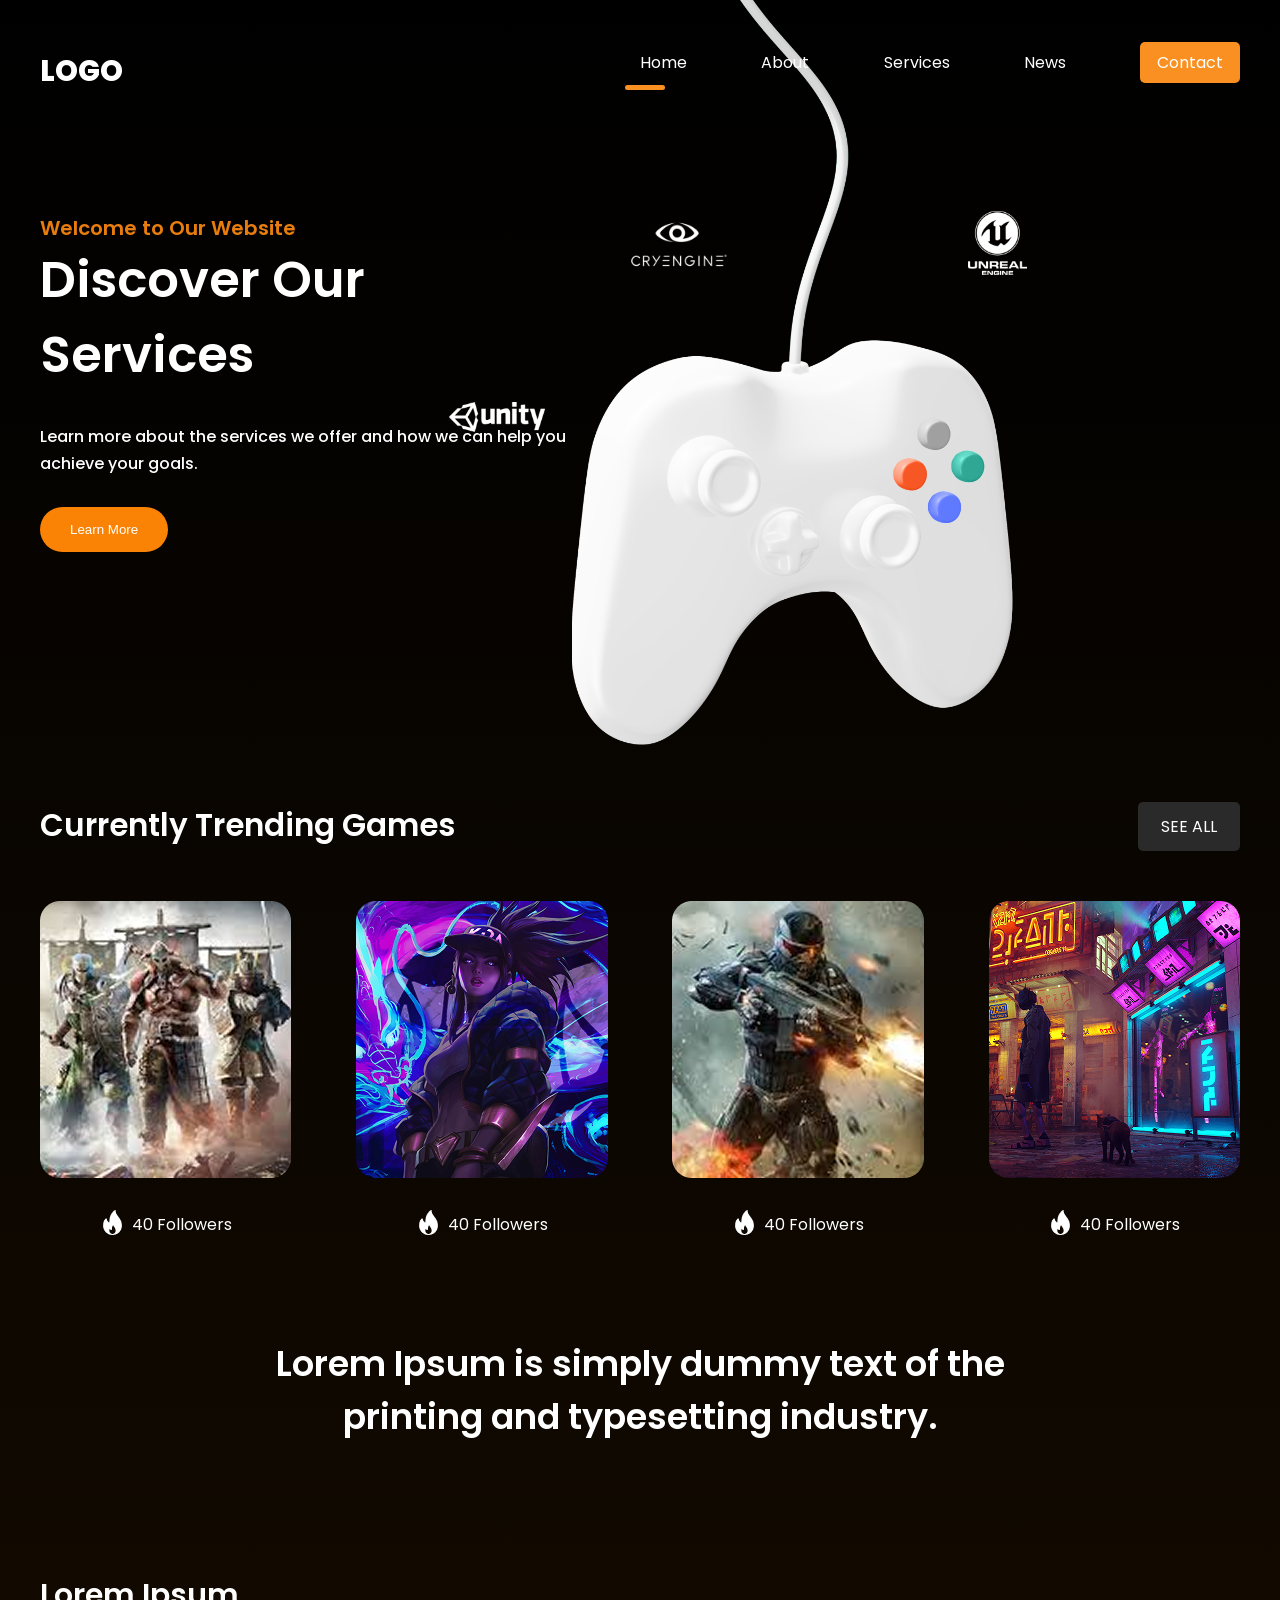
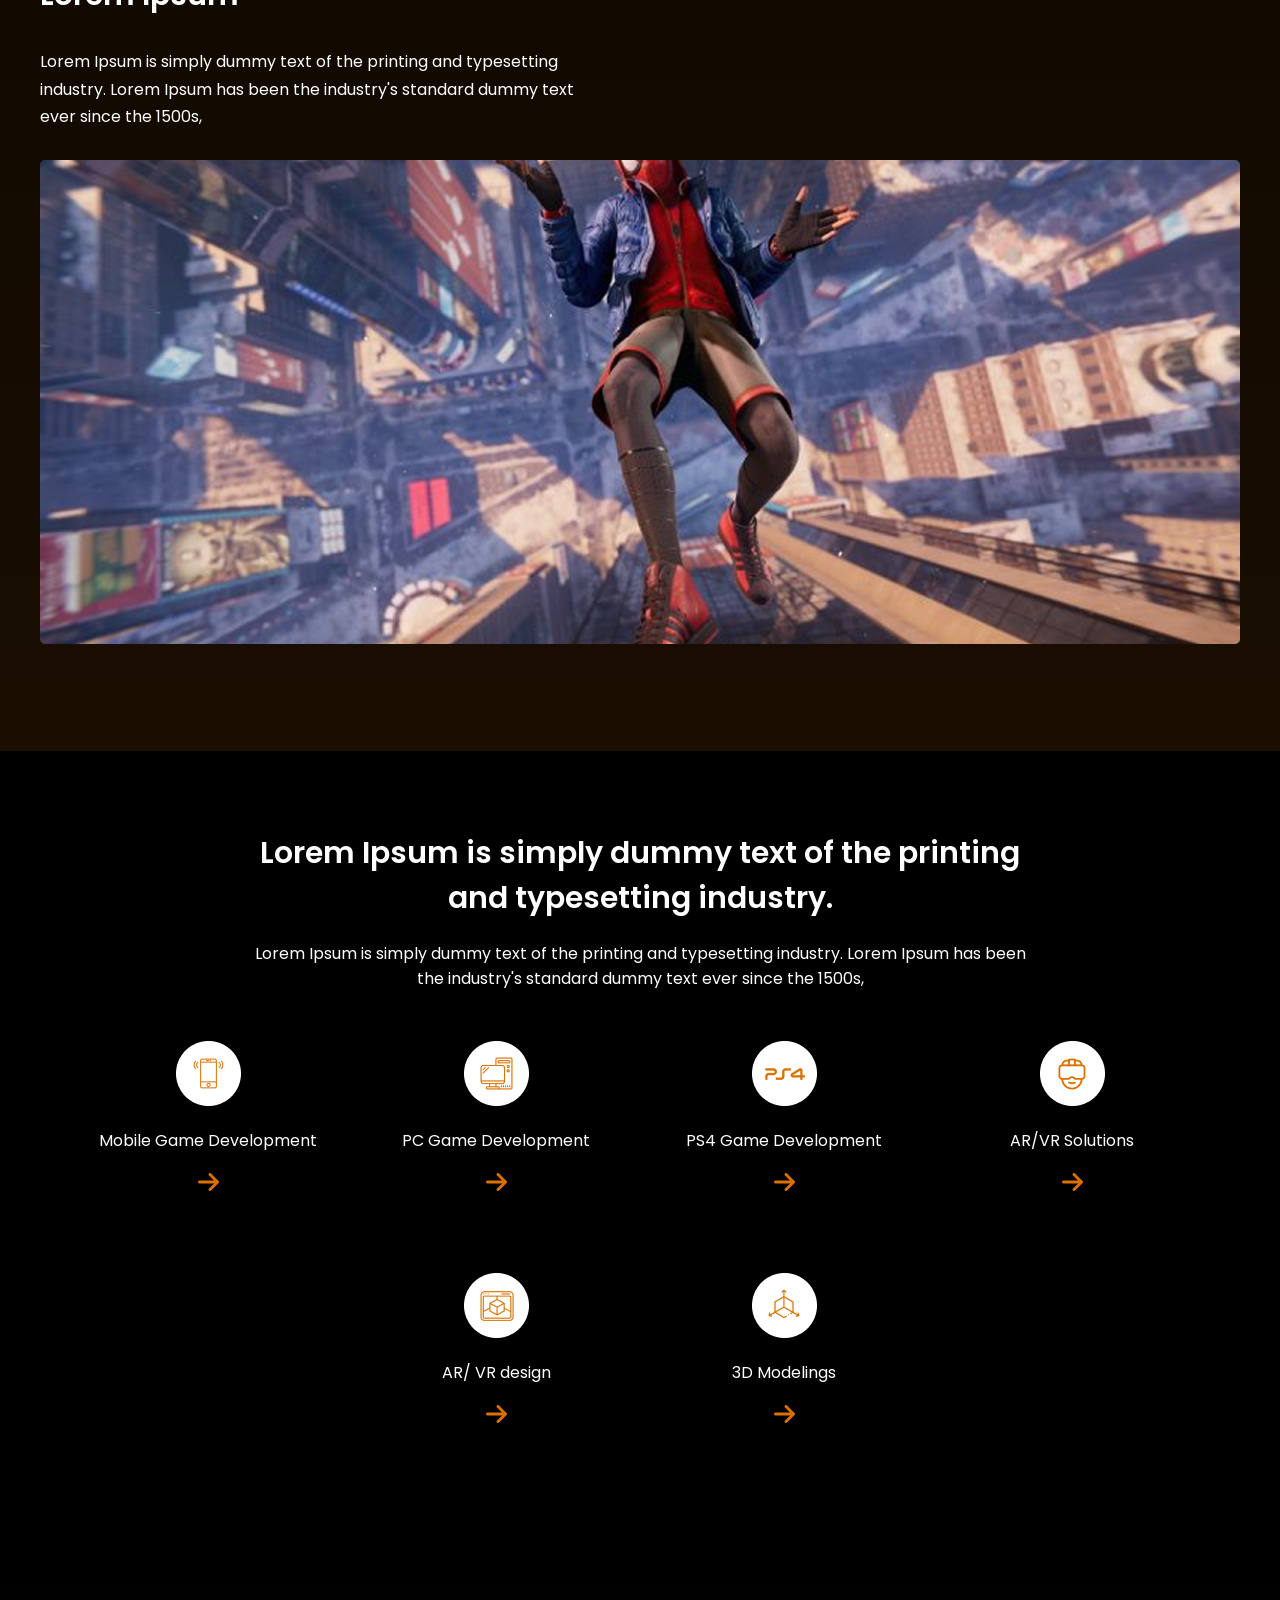
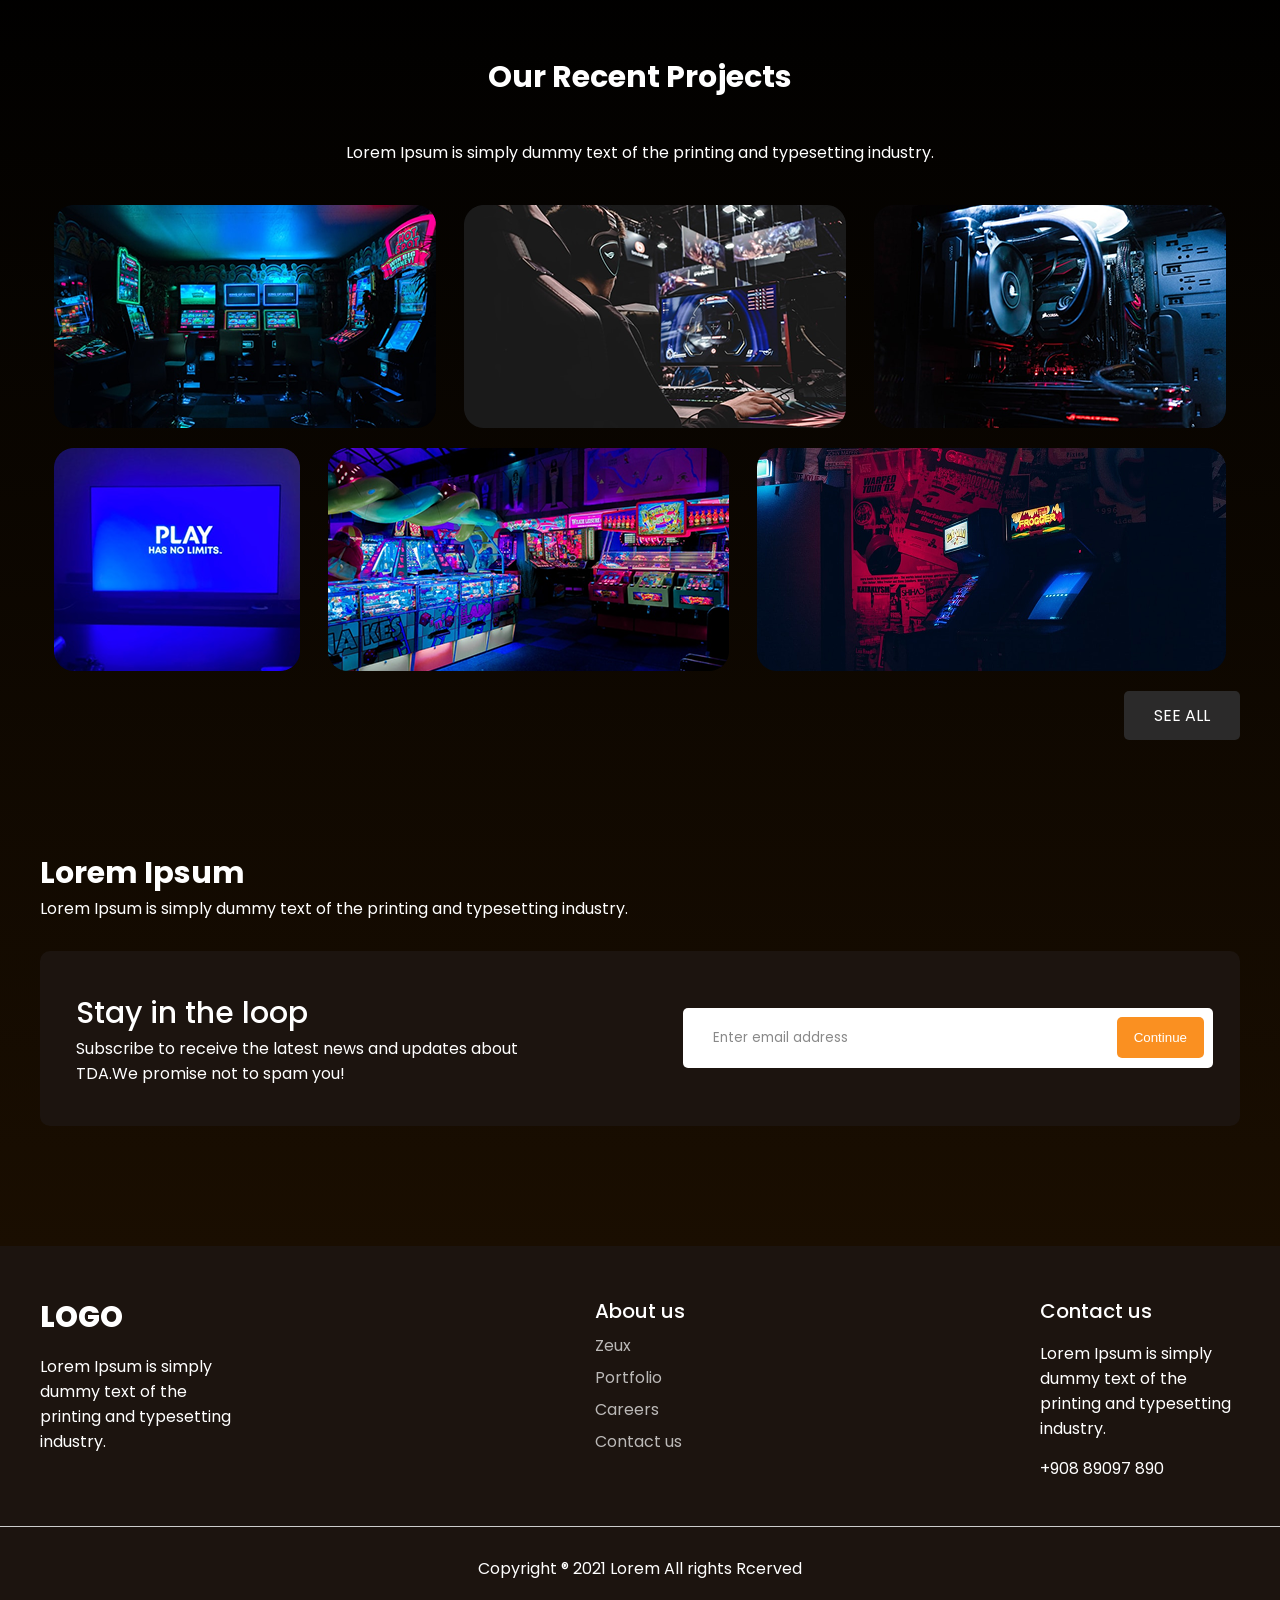
<file: index.html>
<!DOCTYPE html>
<html lang="en">

<head>
    <meta charset="UTF-8">
    <meta name="viewport" content="width=device-width, initial-scale=1.0">
    <title>Test</title>

    <link rel="stylesheet" href="css/style.css">

</head>
<body>
    <div class="wrapper">

        <header class="container"> <!-- голова -->
            <span class="logo">LOGO</span>
            <nav>   
                <ul>    
                    <li class="active"><a href="index.html">Home</a></li>
                    <li><a href="about.html">About</a></li>
                    <li><a href="services.html">Services</a></li>
                    <li><a href="news.html">News</a></li>
                    <li  class="btn"><a href="contacts.html">Contact</a></li>
                </ul>
            </nav>
        </header>

        <div class="hero container">
            <div class="hero--info">
                <h2>Welcome to Our Website</h2>
                <h1>Discover Our Services</h1>
                <p>Learn more about the services we offer and how we can help you achieve your goals.</p>
                <button class="btn">Learn More</button>
            </div>
            <img src="img/joystick.svg" alt="">
        </div>

        <div class="container trending">
            <a href="#" class="see-all"> SEE ALL</a>
            <h3>Currently Trending Games</h3>

            <div class="games">
                <div class="block">
                    <img src="img/game1.png" alt="">
                    <span><img src="img/fire 1.png" alt="">40 Followers</span>
                </div>
                <div class="block">
                    <img src="img/game2.png" alt="">
                    <span><img src="img/fire 1.png" alt="">40 Followers</span>
                </div>
                <div class="block">
                    <img src="img/game3.png" alt="">
                    <span><img src="img/fire 1.png" alt="">40 Followers</span>
                </div>
                <div class="block">
                    <img src="img/game4.png" alt="">
                    <span><img src="img/fire 1.png" alt="">40 Followers</span>
                </div>
            </div>
        </div>

        <div class="container big-text">
            <p>Lorem Ipsum is simply dummy text of the printing and typesetting industry.</p>
        </div>

        <div class="container banner">
            <h3>Lorem Ipsum</h3>
            <p>Lorem Ipsum is simply dummy text of the printing and typesetting industry. Lorem Ipsum has been the industry's standard dummy text ever since the 1500s,</p>
            <img src="img/banner.png" alt="">
        </div>
    </div>
    <div class="featurse">
        <div class="container">
            <h3>Lorem Ipsum is simply dummy text of the printing and typesetting industry.</h3>
            <p>Lorem Ipsum is simply dummy text of the printing and typesetting industry. Lorem Ipsum has been the industry's standard dummy text ever since the 1500s,</p>
            <div class="info">
                <div class="block">
                    <img src="img/Group 48.png" alt="">
                    <p>Mobile Game Development</p>
                    <img src="img/Group.png" alt="">
                </div>
                <div class="block">
                    <img src="img/Group 49.png" alt="">
                    <p>PC Game Development</p>
                    <img src="img/Group.png" alt="">
                </div>
                <div class="block">
                    <img src="img/Group 50.png" alt="">
                    <p>PS4 Game Development</p>
                    <img src="img/Group.png" alt="">
                </div>
                <div class="block">
                    <img src="img/Group 51.png" alt="">
                    <p>AR/VR Solutions</p>
                    <img src="img/Group.png" alt="">
                </div>
                <div class="block">
                    <img src="img/Group 52.png" alt="">
                    <p>AR/ VR design</p>
                    <img src="img/Group.png" alt="">
                </div>
                <div class="block">
                    <img src="img/Group 53.png" alt="">
                    <p>3D Modelings</p>
                    <img src="img/Group.png" alt="">
                </div>
            </div>
        </div>
    </div>

    <div class="wrapper">
         <div class="container projects">
                <h3>Our Recent Projects</h3>
                <p>Lorem Ipsum is simply dummy text of the printing and typesetting industry. </p>
                <div class="images">
                    <img src="img/img1.png" alt="">
                    <img src="img/img2.png" alt="">
                    <img src="img/img3.png" alt="">
                </div>
                <div class="images">
                    <img src="img/img4.png" alt="">
                    <img src="img/img5.png" alt="">
                    <img src="img/img6.png" alt="">
                </div>
                <a href="" class="see-all">SEE ALL</a>
        </div>

            <div class="container email">
                <h3>Lorem Ipsum</h3>
                <p>Lorem Ipsum is simply dummy text of the printing and typesetting industry. </p>
             <div class="block">
                 <div>
                     <h4>Stay in the loop</h4>
                     <p>Subscribe to receive the latest news and updates about TDA.We promise not to spam you! </p>
                    </div>
                <div>
                    <input type="email" id="emailField" placeholder="Enter email address">
                    <button onclick="checkEmail()">Continue</button>
                </div>
            </div>
        </div>
    </div>
    <footer>    
        <div class="block container">
            <div>
                <span class="footer-logo">LOGO</span>
                <p>Lorem Ipsum is simply dummy text of the printing and typesetting industry. </p>
            </div>
            <div>
                <h4>About us</h4>
                <ul>
                    <li>Zeux</li>
                    <li>Portfolio</li>
                    <li>Careers</li>
                    <li>Contact us</li>
                </ul>
            </div>
            <div>
                <h4>Contact us</h4>
                <p>Lorem Ipsum is simply dummy text of the printing and typesetting industry. </p>
                <p>+908 89097 890</p>
            </div>
        </div>
        <hr>
        <p>Copyright ® 2021 Lorem All rights Rcerved</p>
    </footer>

    <script>
        function checkEmail() {
            let email = document.querySelector('#emailField').value; // отримуємо значення з поля ввода с id emailField
            if(!email.includes('@')) { // перевіряємо, чи містить введена електронна адреса символ '@'
                alert('нет символа @'); // якщо так, виводимо повідомлення про успішну підписку
            } 
            else if(!email.includes('.')) { // перевіряємо, чи містить введена електронна адреса символ '.'
                alert('нет символа .'); // якщо так, виводимо повідомлення про успішну підписку
            } 
            else {
                alert('Вы успешно подписались!'); // якщо ні, виводимо повідомлення про помилку введення електронної адреси 

            }
        }
    </script>
</body>

</html>
</file>
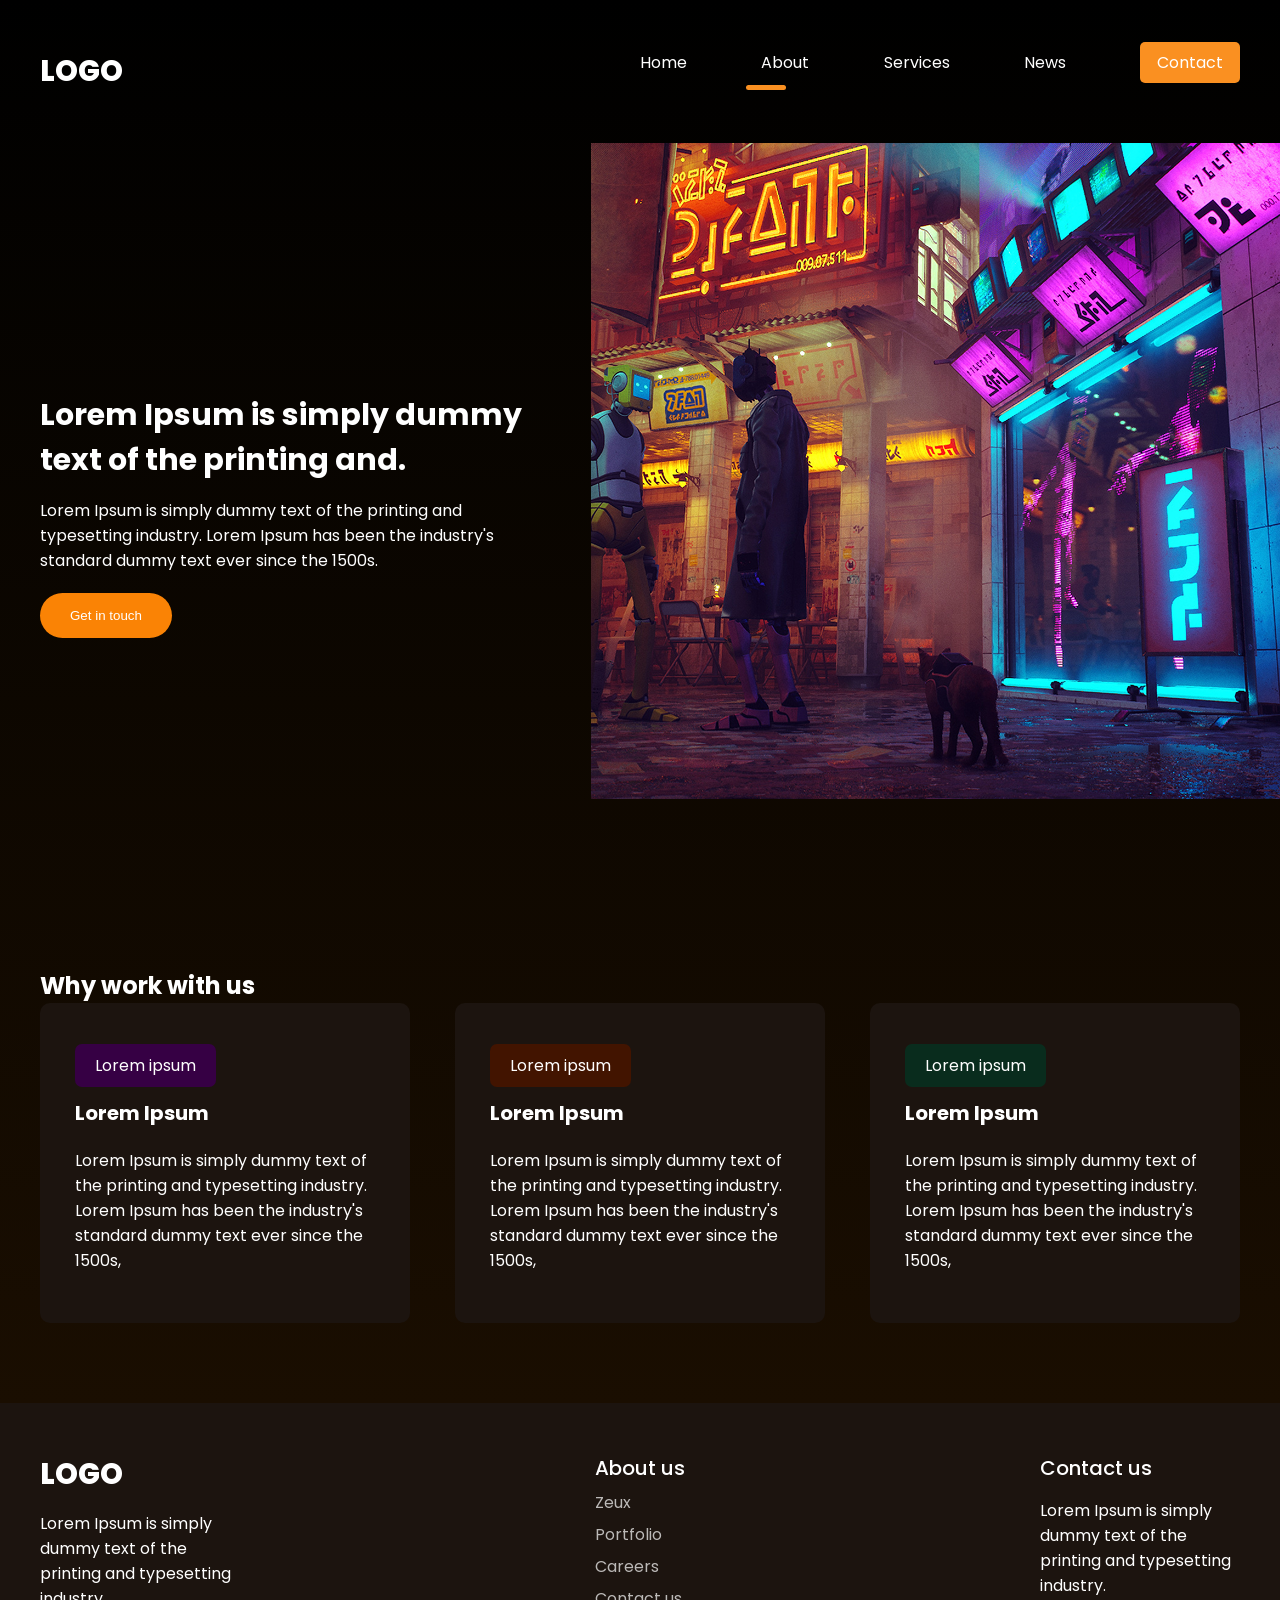
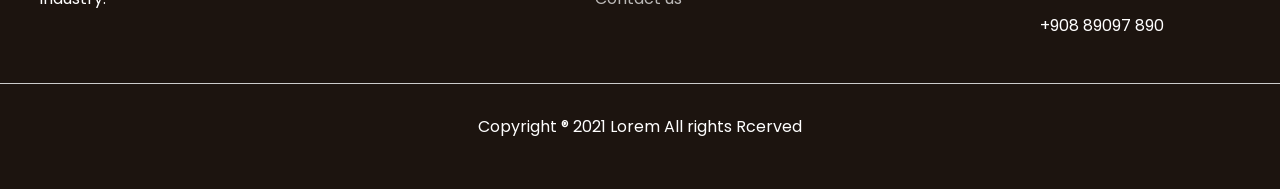
<file: about.html>
<!DOCTYPE html>
<html lang="en">

<head>
    <meta charset="UTF-8">
    <meta name="viewport" content="width=device-width, initial-scale=1.0">
    <title>Test</title>

    <link rel="stylesheet" href="css/style.css">

</head>
<body>
    <div class="wrapper">

        <header class="container"> <!-- голова -->
            <span class="logo">LOGO</span>
            <nav>   
                <ul>    
                    <li><a href="index.html">Home</a></li>
                    <li class="active"><a href="about.html">About</a></li>
                    <li><a href="services.html">Services</a></li>
                    <li><a href="news.html">News</a></li>
                    <li  class="btn"><a href="contacts.html">Contact</a></li>
                </ul>
            </nav>
        </header>

        <div class="hero-about container">
            <div class="info">
                <h1>Lorem Ipsum is simply dummy text of the printing and.</h1>
                <p>Lorem Ipsum is simply dummy text of the printing and typesetting industry. Lorem Ipsum has been the industry's standard dummy text ever since the 1500s.</p>
                <button class="btn">Get in touch</button>
            </div>
            <img src="img/Rectangle 6.png" alt="">
        </div>

        <div class="container work">
            <h2>Why work with us</h2>
            <div class="blocks">
                <div class="block">
                    <span class="badge purple">Lorem ipsum</span>
                    <h3>Lorem Ipsum</h3>
                    <p>Lorem Ipsum is simply dummy text of the printing and typesetting industry. Lorem Ipsum has been the industry's standard dummy text ever since the 1500s,</p>
                </div>
                <div class="block">
                    <span class="badge brown">Lorem ipsum</span>
                    <h3>Lorem Ipsum</h3>
                    <p>Lorem Ipsum is simply dummy text of the printing and typesetting industry. Lorem Ipsum has been the industry's standard dummy text ever since the 1500s,</p>
                </div>
                <div class="block">
                    <span class="badge green">Lorem ipsum</span>
                    <h3>Lorem Ipsum</h3>
                    <p>Lorem Ipsum is simply dummy text of the printing and typesetting industry. Lorem Ipsum has been the industry's standard dummy text ever since the 1500s,</p>
                </div>
            </div>
        </div>
    </div>  

    <footer>    
        <div class="block container">
            <div>
                <span class="footer-logo">LOGO</span>
                <p>Lorem Ipsum is simply dummy text of the printing and typesetting industry. </p>
            </div>
            <div>
                <h4>About us</h4>
                <ul>
                    <li>Zeux</li>
                    <li>Portfolio</li>
                    <li>Careers</li>
                    <li>Contact us</li>
                </ul>
            </div>
            <div>
                <h4>Contact us</h4>
                <p>Lorem Ipsum is simply dummy text of the printing and typesetting industry. </p>
                <p>+908 89097 890</p>
            </div>
        </div>
        <hr>
        <p>Copyright ® 2021 Lorem All rights Rcerved</p>
    </footer>

    <script>
        function checkEmail() {
            let email = document.querySelector('#emailField').value; // отримуємо значення з поля ввода с id emailField
            if(!email.includes('@')) { // перевіряємо, чи містить введена електронна адреса символ '@'
                alert('нет символа @'); // якщо так, виводимо повідомлення про успішну підписку
            } 
            else if(!email.includes('.')) { // перевіряємо, чи містить введена електронна адреса символ '.'
                alert('нет символа .'); // якщо так, виводимо повідомлення про успішну підписку
            } 
            else {
                alert('Вы успешно подписались!'); // якщо ні, виводимо повідомлення про помилку введення електронної адреси 

            }
        }
    </script>
</body>

</html>
</file>
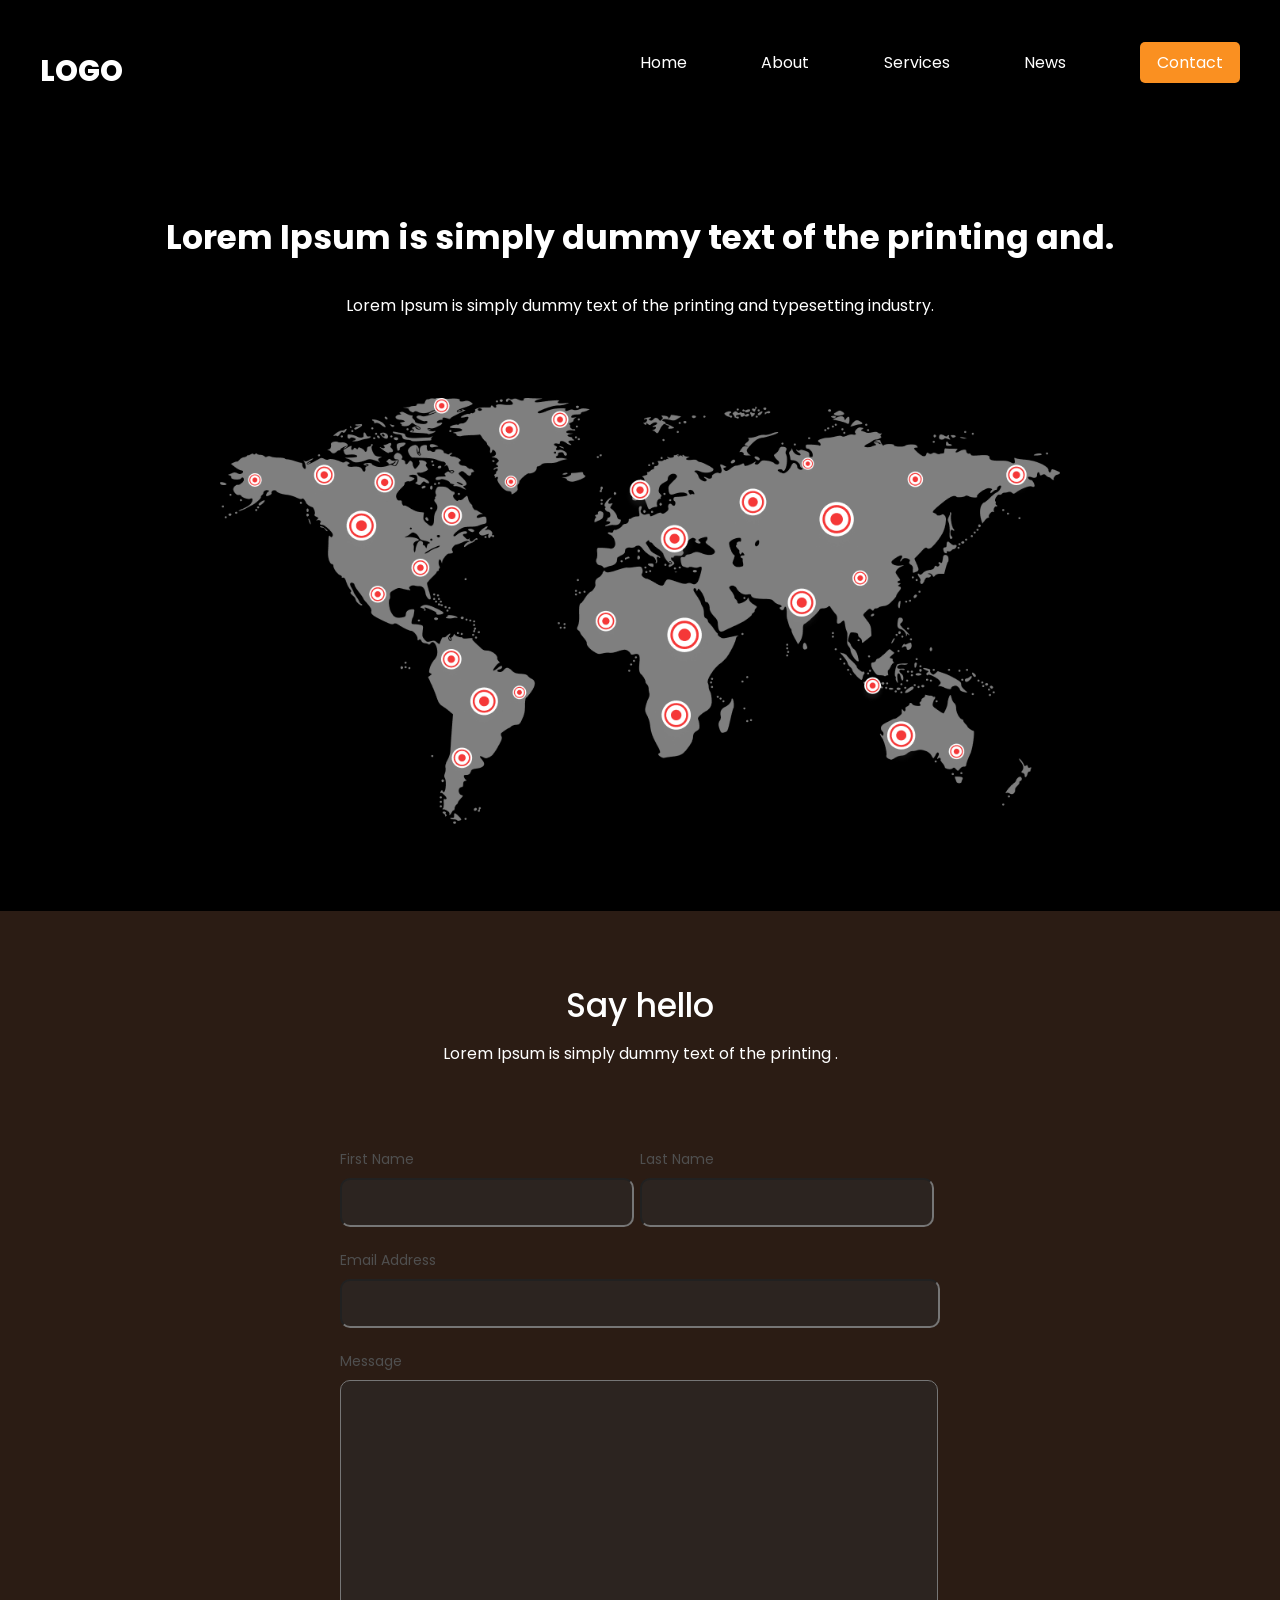
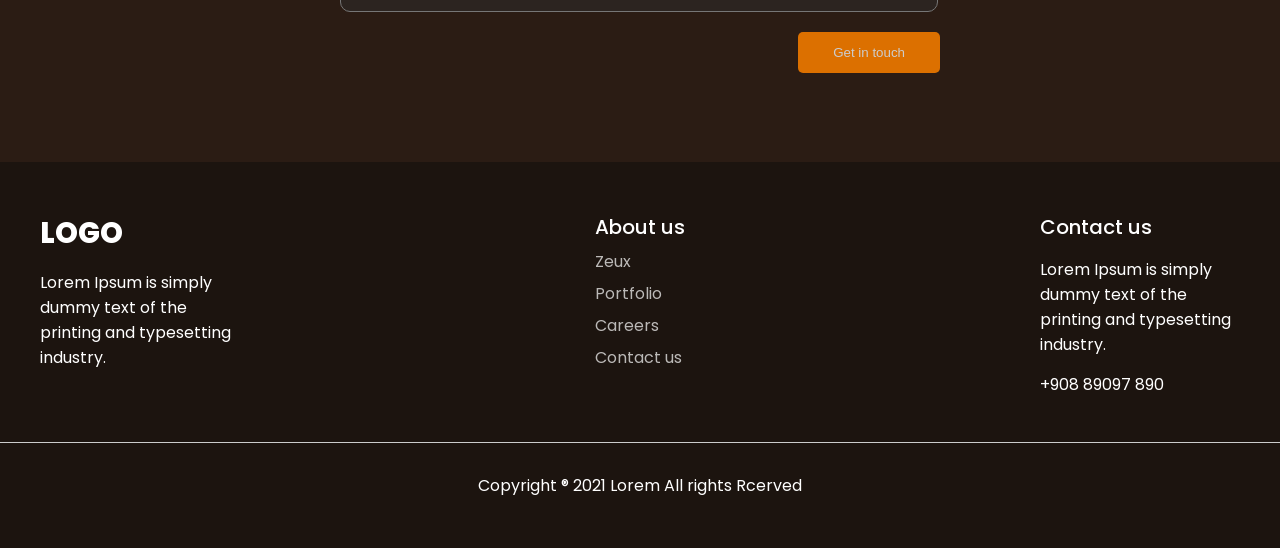
<file: contacts.html>
<!DOCTYPE html>
<html lang="en">

<head>
    <meta charset="UTF-8">
    <meta name="viewport" content="width=device-width, initial-scale=1.0">
    <title>Test</title>

    <link rel="stylesheet" href="css/style.css">

</head>
<body>
    <header class="container"> <!-- голова -->
            <span class="logo">LOGO</span>
            <nav>   
                <ul>    
                    <li><a href="index.html">Home</a></li>
                    <li><a href="about.html">About</a></li>
                    <li><a href="services.html">Services</a></li>
                    <li><a href="news.html">News</a></li>
                    <li  class="btn"><a href="contacts.html">Contact</a></li>
                </ul>
            </nav>
     </header>

     <div class="container hero-contacts">
        <h1>Lorem Ipsum is simply dummy text of the printing and.</h1>
        <p>Lorem Ipsum is simply dummy text of the printing and typesetting industry. </p>

        <img src="img/Map.png" alt="">
     </div>

     <div class="feedback">
        <div class="container">
            <h2>Say hello</h2>
            <p>Lorem Ipsum is simply dummy text of the printing .</p>

            <form>
                <div class="inline">
                    <div>
                        <label>First Name</label>
                        <input type="text">
                    </div>
                    <div>
                        <label>Last Name</label>
                        <input type="text">
                    </div>
                 </div>
                    <label>Email Address</label>
                    <input  type="email" class="one-line">

                    <label>Message</label>
                    <textarea class="one-line"></textarea>

                    <button type="button">Get in touch</button>

            </form>
        </div>
     </div>

    <footer>    
        <div class="block container">
            <div>
                <span class="footer-logo">LOGO</span>
                <p>Lorem Ipsum is simply dummy text of the printing and typesetting industry. </p>
            </div>
            <div>
                <h4>About us</h4>
                <ul>
                    <li>Zeux</li>
                    <li>Portfolio</li>
                    <li>Careers</li>
                    <li>Contact us</li>
                </ul>
            </div>
            <div>
                <h4>Contact us</h4>
                <p>Lorem Ipsum is simply dummy text of the printing and typesetting industry. </p>
                <p>+908 89097 890</p>
            </div>
        </div>
        <hr>
        <p>Copyright ® 2021 Lorem All rights Rcerved</p>
    </footer>

</body>

</html>
</file>
<file: css/style.css>
@import url('https://fonts.googleapis.com/css2?family=Poppins:wght@400;500;700;800&display=swap');

*{ /* вказали для загального відступи будууть 0*/
    margin: 0;
    padding: 0;
}
body{ /* вказали для body шрифт який ми підключили з гугл фонтс*/
    font-family: 'Poppins', sans-serif;
    font-weight: 400; /* вказали для body товщину шрифту 400*/
    color: #ffffff; /* вказали для body колір тексту білий*/
    background: black;
}

a {
    text-decoration: none; /* прибрали підкреслення для посилань*/
}

img{
    max-width: 100%; /* зображення не буде виходити за межі контейнера*/
}

.wrapper{   /* вказали для wrapper  фоновий градієнт*/
    background: linear-gradient(180deg,rgba(0, 0, 0, 1) 0%, rgb(26, 14, 1, 1) 100%);
    width: 100%;
    overflow-x: hidden; /* приховали горизонтальную полосу прокрутки для wrapper*/
}

.container{ /* вказали для container ширину 1400px та центроване розташування*/
    width: 1200px;
    margin: 0 auto;
}

header{ /* вказали для header відступи з усіх сторін 20px та центроване розташування тексту*/
    padding: 50px 0;
}

header .logo, 
footer .block .footer-logo{ 
   text-transform: uppercase; /* вказали для logo всі літери будуть великими*/
   font-size: 29px; /* вказали для logo розмір шриф ту 29px*/
   font-weight: 800; /* вказали для logo товщину шрифту */
}

header nav{
    float: right; /* вказали для nav розташування праворуч*/
    width: 50%; /* вказали для nav ширину 50%*/
}

header nav ul{
    list-style: none; /* прибрали маркери для списку*/
    display : flex; /* вказали для ul використання флексбокса для розташування елементів*/
    justify-content: space-between; /* вказали для ul рівномірний розподіл елементів по горизонталі*/   
    z-index: 2; /* вказали для ul z-index 2 для розташування поверх інших елементів*/
    position: relative; /* вказали для ul позицію відносну для правильного розташування псевдоелемента активного елемента*/

}

header nav ul li {
    display: inline-block; /* вказали для li відображення у вигляді рядка*/
}

header nav ul li a {
    color: #ffffff; /* вказали для посилань колір білий*/
}
    
header nav ul li:not(.active):not(.btn) a:hover{
    border-bottom: 5px solid #FA9021; /* вказали для посилань при наведенні нижню рамку оранжевого кольору*/
}

header nav ul li.active::after{
    content: ''; /* вказали для активного елемента псевдоелемент після нього*/
    display: block; /* вказали для псевдоелемента відображення у вигляді блоку*/
    width: 40px; /* вказали для псевдоелемента ширину 40px*/
    height: 5px; /* вказали для псевдоелемента висоту 5px*/
    background: #FA9021; /* вказали для псевдоелемента*/
    border-radius: 10px; /* вказали для псевдоелемента закруглення кутів 10px*/
    position: relative;
    top: 10px; /* вказали для псевдоелемента відступ зверху 20px*/
    left: -15px; /* вказали для псевдоелемента відступ зліва -15px*/
}

header nav ul li.btn a, .email .block button {
    background: #FA9021; /* вказали для кнопки фон оранжевого кольору*/
    padding: 9px 17px; /* вказали для кнопки відступи з усіх сторін 9px та 17px*/
    border-radius: 5px; /* вказали для кнопки закруглення кутів 5px*/
    transition: all 500ms ease; /* вказали для кнопки плавну анімацію при зміні стану*/

}

header nav ul li.btn a:hover, 
.email .block button:hover {
    background: #e01a1a; /* вказали для кнопки при наведенні фон оранжевого кольору */

}

.hero {
    padding-bottom: 100px; /* вказали для hero відступ знизу 100px*/
    position: relative;
    z-index: 1  ; /* вказали для hero z-index 1 для розташування поверх інших елементів*/
}

.hero--info{
    width: 530px; /* вказали для hero--info ширину 530px*/
    padding-top: 70px; /* вказали для hero--info відступ зверху 70px*/
}

.hero--info h2{
    color: #E87D0E; /* вказали для заголовка h2 колір оранжевий*/
    font-size: 20px; /* вказали для заголовка h2 розмір шрифту 20px*/
    font-weight: 600; /* вказали для заголовка h2 товщину шрифту 600*/
}

.hero--info h1{
    font-size: 50px; /* вказали для заголовка h2 розмір шрифту 20px*/
    font-weight: 600; /* вказали для заголовка h2 товщину шрифту 600*/
}

.hero--info p{
    font-size: 16px; /* вказали для абзацу розмір шрифту 16px*/
    font-weight: 500; /* вказали для абзацу товщину шрифту 500*/
    line-height: 170%; /* вказали для абзацу міжрядковий інтервал 170%*/
    margin: 30px 0; /* вказали для абзацу відступи з усіх сторін 30px та 0*/
}

.hero--info .btn, 
.hero-about .info .btn{
    background: #FA8305; /* вказали для кнопки фон оранжевого кольору*/
    color: #ffffff; /* вказали для кнопки колір тексту білий*/
    border-radius: 50px; /* вказали для кнопки закруглення кутів 50px*/
    padding: 15px 30px; /* вказали для кнопки відступи з усіх сторін 15px та 30px*/
    border: 0; /* прибрали рамку для кнопки*/
    transition: all 500ms ease; /* вказали для кнопки плавну анімацію при зміні стану*/
}

.hero--info .btn:hover, 
.hero-about .info .btn:hover {
    cursor: pointer; /* вказали для кнопки при наведенні курсор указатель*/
    transform: scale(1.1); /* вказали для кнопки при наведенні збільшення масштабу на 10%*/
}

.hero img {
    position: absolute; /* вказали для зображення позицію абсолютну*/
    top: -150px; /* вказали для зображення відступ зверху -150px*/
    right: 0; /* вказали для зображення відступ справа 0*/
}

/* секція trending games */
.trending{
    padding-top: 150px; /* вказали для секції trending відступ зверху 150px*/
}
.trending h3{
    font-weight: 600; /* вказали для заголовка h3 товщину шрифту 600*/
    font-size: 31px; /* вказали для заголовка h3 розмір шрифту 20px*/
}

.trending .see-all, .projects .see-all{
    color: #ffffff; /* вказали для посилання see-all колір белый*/
    background: rgb(43, 42, 42); /* вказали для посилання see-all фон черный*/
    border-radius: 5px; /* вказали для посилання see-all закругление углов 5px*/
    padding: 12px 23px; /* вказали для посилання see-all отступы со всех сторон 12px и 23px*/   
    float: right; /* вказали для посилання see-all расположение справа*/
    display: block; /* вказали для посилання see-all отображение в виде блока*/
    transition: all 500ms ease; /* вказали для посилання see-all плавную анимацию при изменении состояния*/
}

.trending .see-all:hover, .projects .see-all:hover{
    transform: scale(1.1);  /* вказали для посилання see-all при наведении увеличение масштаба на 10%*/
}

.trending .games{
    display: flex; /* вказали для секції games використання флексбокса для розміщення елементів*/
    justify-content: space-between; /* вказали для секції games рівномірне розподіл елементів по горизонталі*/
    width: 100%; /* вказали для секції games ширину 100%*/
    padding: 50px 0; /* вказали для секції games відступи з усіх сторін 50px та 0*/ 
}

.trending .games span{
    display: block; /* вказали для span отображение в виде блока*/
    text-align: center; /* вказали для span выравнивание текста по центру*/
    margin-top: 20px; /* вказали для span отступ сверху 20px*/
}

.trending .games span img{
    position: relative;
    top: 5px; /* вказали для зображення в span відступ сверху 5px*/
    margin-right: 7px; /* вказали для зображення в span отступ справа 7px*/
}

.big-text{
    padding: 50px 0; /* вказали для big-text відступи з усіх сторін 50px та 0*/
    font-size: 35px; /* вказали для big-text розмір шрифту 35px*/
    font-weight: 600; /* вказали для big-text товщину шрифту 600*/
    text-align: center; /* вказали для big-text выравнивание текста по центру*/
    width: 800px; /* вказали для big-text ширину 800px*/
}

.banner {
    padding: 80px 0; /* вказали для banner відступи з усіх сторін 80px та 0*/   
}

.banner h3 {
    font-size: 30px; /* вказали для заголовка h3 розмір шрифту 30px*/   
    font-weight: 600; /* вказали для заголовка h3 товщину шрифту 600*/
    margin-bottom: 30px; /* вказали для заголовка h3 отступ снизу 30px*/
}

.banner p {
    line-height: 170%; /* вказали для абзаца міжрядковий інтервал 170%*/
    margin-bottom: 30px; /* вказали для абзаца отступ снизу 30px*/
    width: 550px; /* вказали для абзаца ширину 550px*/
}

.banner img{
    width: 100%; /* вказали для зображення ширину 100%*/
    margin-bottom: 20px; /* вказали для зображення отступ снизу 30px*/
}

/* секція featurse*/

.featurse{
    background: url("../img/Fon1.png") no-repeat center fixed; /* вказали для секції features фоновое изображение без повторения и центрированное*/
    background-size: cover; /* вказали для секції features масштабирование фона для полного покрытия контейнера*/
    padding: 80px 0; /* вказали для секції features отступы со всех сторон 80px и 0*/   
}

.featurse h3, 
.featurse p {
    margin-bottom: 20px; /* вказали для заголовка h3 отступ снизу 20px*/
    text-align: center; /* вказали для заголовка h3 выравнивание текста по центру*/
    max-width: 800px; /* вказали для заголовка h3 максимальную ширину 800px*/
    margin-left: auto; /* вказали для заголовка h3 автоматические отступы слева и справа для центрирования*/
    margin-right: auto;
}

.featurse h3 {
    font-size: 30px; /* вказали для заголовка h3 розмір шрифту 30px*/   
    font-weight: 600; /* вказали для заголовка h3 товщину шрифту 600*/
}

.featurse .info {
    display: flex; /* вказали для секції info использование флексбокса для размещения элементов*/
    justify-content: center; /* вказали для секції info выравнивание элементов по центру*/
    flex-wrap: wrap; /* вказали для секції info перенос элементов на новую строку при недостатке места*/
}

.featurse .info .block {
    text-align: center; /* вказали для блока block выравнивание текста по центру*/
    width: 20%; /* вказали для блока block ширину 20%*/
    margin: 30px 2%; /* вказали для блока block отступы со всех сторон 30px и 2%*/
}

.featurse .info .block img {
    margin-bottom: 15px; /* вказали для зображення в блоке block отступ снизу 15px*/
}

/* секція projects */

.projects{
    padding: 100px 0; /* вказали для секції projects отступы со всех сторон 80px и 0*/   
}

.projects h3{
    font-size: 30px;
    text-align: center; /* вказали для заголовка h3 выравнивание текста по центру*/

}

.projects p {
    margin: 40px 0; /* вказали для абзаца отступы со всех сторон 40px и 0*/
    text-align: center; /* вказали для абзаца выравнивание текста по центру*/
}

.projects .images {
    display: flex; /* вказали для секції images использование флексбокса для размещения элементов*/
   justify-content: space-around; /* вказали для секції images равномерное распределение элементов по горизонтали*/
   margin-bottom: 20px; /* вказали для секції images отступ снизу 20px*/
}

.projects .see-all{
    float: none; /* вказали для посилання see-all в секції projects расположение по умолчанию (не справа)*/  
    width: 70px; /* вказали для посилання see-all ширину 70px*/
    text-align: center; /* вказали для посилання see-all выравнивание текста по центру*/
    margin: auto; /* вказали для посилання see-all автоматические отступы слева и справа для центрирования*/
    float: right;
}

/* секція email */

.email {
    padding-bottom: 120px; /* вказали для секції email отступ снизу 120px*/

}

.email h3 {
    margin-top: 60px; /* вказали для заголовка h3 отступ сверху 60px*/
    font-size: 30px; /* вказали для заголовка h3 розмір шрифту 30px*/
}

.email .block {
    background: #1C140F; /* вказали для блока block фон темно-коричневого цвета*/
    margin-top: 30px; /* вказали для блока block отступ сверху 30px*/
    border-radius: 10px; /* вказали для блока block закругление углов 10px*/
    padding: 40px 3%; /* вказали для блока block отступы со всех сторон 40px и 3%*/
    width: 94%; /* вказали для блока block ширину 94%*/
    display: flex; /* вказали для блока block использование флексбокса для размещения элементов*/
    justify-content: space-between; /* вказали для блока block равномерное распределение элементов по горизонтали*/
    align-items: center; /* вказали для блока block выравнивание элементов по вертикали*/
}

.email .block h4 {
    font-size: 30px; /* вказали для заголовка h4 розмір шрифту 30px*/
    font-weight: 500; /* вказали для заголовка h4 товщину шрифту 600*/

}

.email .block p {
    width: 500px; /* вказали для абзаца ширину 500px*/
}

.email .block input {
    background: #ffffff; /* вказали для поля ввода фон белого цвета*/
    outline: none; /* убрали обводку для поля ввода*/
    border: 0; /* убрали рамку для поля ввода*/
    border-radius: 5px; /* вказали для поля ввода закругление углов 5px*/
    width: 380px; /* вказали для поля ввода ширину 380px*/
    font-family: 'Poppins', sans-serif;
    font-weight: 400; /* вказали для body товщину шрифту 400*/
    padding: 20px 30px; /* вказали для поля ввода отступы со всех сторон 20px и 30px*/
    position: relative;
    right: -100px; /* вказали для поля ввода отступ справа -50px для правильного расположения внутри блока block*/
    z-index: 1; /* вказали для поля ввода z-index 1 для расположения поверх других элементов внутри блока block*/
    padding-right: 120px; /* вказали для поля ввода отступ справа 150px для правильного расположения внутри блока block*/   
}

.email .block input::placeholder {
    color: #898989; /* вказали для плейсхолдера цвет серый*/
}

.email .block button {
    cursor: pointer; /* вказали для кнопки курсор указатель при наведении*/
    border: 0; /* убрали рамку для кнопки*/
    padding: 13px 17px; /* вказали для кнопки отступы со всех сторон 13px и 17px*/
    position: relative;
    z-index: 2; /* вказали для кнопки z-index 2 для расположения поверх других элементов внутри блока block*/
    color: #ffffff; /* вказали для кнопки цвет текста белый*/

}

/*8 секція About */

.hero-about {
    position: relative;
}

.hero-about .info {
    width: 500px; /* вказали для секції info ширину 500px*/
    padding: 250px 0; /* вказали для секції info отступ сверху 250px*/
}

.hero-about .info h1 {
    margin-bottom: 15px; /* вказали для заголовка h1 отступ снизу 15px*/
    font-size: 30px; /* вказали для заголовка h1 розмір шрифту 30px*/
}

.hero-about .info .btn {
    margin-top: 20px; /* вказали для кнопки отступ сверху 20px*/
}

.hero-about img {
    position: absolute;
    right: -90px; /* вказали для зображення отступ справа -50px для правильного расположения внутри секции hero-about*/
    top: 0; /* вказали для зображения отступ сверху 0 для правильного расположения внутри секции hero-about*/
}

.work {
    padding: 80px 0; /* вказали для секції work отступы со всех сторон 80px и 0*/
}
.work h3 {
    font-size: 25px; /* вказали для заголовка h3 розмір шрифту 25px*/
    margin-bottom: 40px; /* вказали для заголовка h3 отступ снизу 20px*/
}

.work .blocks {
    display: flex; /* вказали для секції blocks использование флексбокса для размещения элементов*/
    justify-content: space-between; /* вказали для секції blocks равномерное распределение элементов по горизонтали*/

}

.work .blocks .block {
    width: 25%; /* вказали для блока block ширину 25%*/
    border-radius: 10px; /* вказали для блока block закругление углов 10px*/
    padding: 50px 35px; /* вказали для блока block отступы со всех сторон 50px и 35px*/
    background: #1C140F; /* вказали для блока block фон темно-коричневого цвета*/
}

.work .blocks .block h3 {
    font-size: 20px; /* вказали для заголовка h3 розмір шрифту 20px*/
    margin: 20px 0; /* вказали для заголовка h3 отступы со всех сторон 20px и 0*/
}

.work .blocks .block .badge {
    border-radius: 7px; /* вказали для элемента badge закругление углов 7px*/
    padding: 10px 20px; /* вказали для элемента badge отступы со всех сторон 10px и 20px*/
}

.work .blocks .block .badge.purple {
    background: #360044; /* вказали для элемента с классом purple фон фиолетового цвета*/
}

.work .blocks .block .badge.brown {
    background: #421400; /* вказали для элемента с классом brown фон оранжевого цвета*/
}

.work .blocks .block .badge.green {
    background: #003824af; /* вказали для элемента с классом green фон зеленого цвета*/
}



/*footer*/
footer {
    background: #1C140F; /* вказали для footer фон темно-коричневого цвета*/
    padding: 50px 0; /* вказали для footer отступы со всех сторон 50px и 0*/
}

footer .block {
    display: flex; /* вказали для блока block использование флексбокса для размещения элементов*/
    justify-content: space-between; /* вказали для блока block равномерное распределение элементов по горизонтали*/
}

footer .block p {
    width: 200px; /* вказали для абзаца ширину 300px*/
    margin: 15px 0; /* вказали для абзаца отступы со всех сторон 15px и 0*/
}

footer .block h4 {
    font-weight: 500; /* вказали для заголовка h4 товщину шрифту 500*/
    font-size: 20px; /* вказали для заголовка h4 розмір шрифту 20px*/
}

footer .block ul {
    list-style: none; /* убрали маркеры для списка*/
}

footer .block ul li {
    margin-top: 7px; /* вказали для элементов списка отступ сверху 7px*/
    opacity: 0.7; /* вказали для элементов списка прозрачность 0.7 для создания эффекта затенения*/
}

footer hr {
    margin: 30px 0; /* вказали для горизонтальной линии отступы со всех сторон 30px и 0*/
    border: 0; /* убрали рамку для горизонтальной линии*/
    height: 0.6px; /* вказали для горизонтальной линии высоту 0.6px*/
    background: #ccc; /* вказали для горизонтальной линии цвет серый*/
}

footer > p {
    text-align: center; /* вказали для абзаца выравнивание текста по центру*/
}

/* Contacts */

.hero-contacts h1 {
    text-align: center;
    margin-top: 70px;
    margin-bottom: 30px;
    font-size: 33px;
}

.hero-contacts p {
    text-align: center;
}

.hero-contacts img {
    width: 70%;
    margin: 80px 15%;
}

.feedback {
    padding: 70px 0;
    background: #2b1c14;
}

.feedback h2 {
    text-align: center;
    font-weight: 500;
    font-size: 33px;
}

.feedback p {
    text-align: center;
    margin-top: 10px;
}

.feedback form {
    margin: 80px auto;
    width: 600px;
}

.feedback form .inline {
    display: flex;
    justify-content: space-between;
}

.feedback form .inline > div {
    width: 50%;
}

.feedback form label {
    color: #4F4F4F;
    font-size: 14px;
}

.feedback form input,
.feedback form textarea {
    background: #2c2420;
    border-radius: 10px;
    border: 0.6 solid #cecece;
    display: block;
    width: 90%;
    padding: 15px 10px;
    outline: none;
    color: #ffffff;
    margin-top: 7px;
    margin-bottom: 20px;
}

.feedback form .one-line {
    width: 96%;
}

.feedback form textarea {
    resize: none;
    height: 200px;
}


.feedback form button {
    background: #DC7000;
    border-radius: 5px;
    border: 0;
    float: right;
    cursor: pointer;
    color: #ccc;
    padding: 13px 35px;
    transition: all 500ms ease;
}

.feedback form button:hover {
    background: #8b0505;
}
</file>
